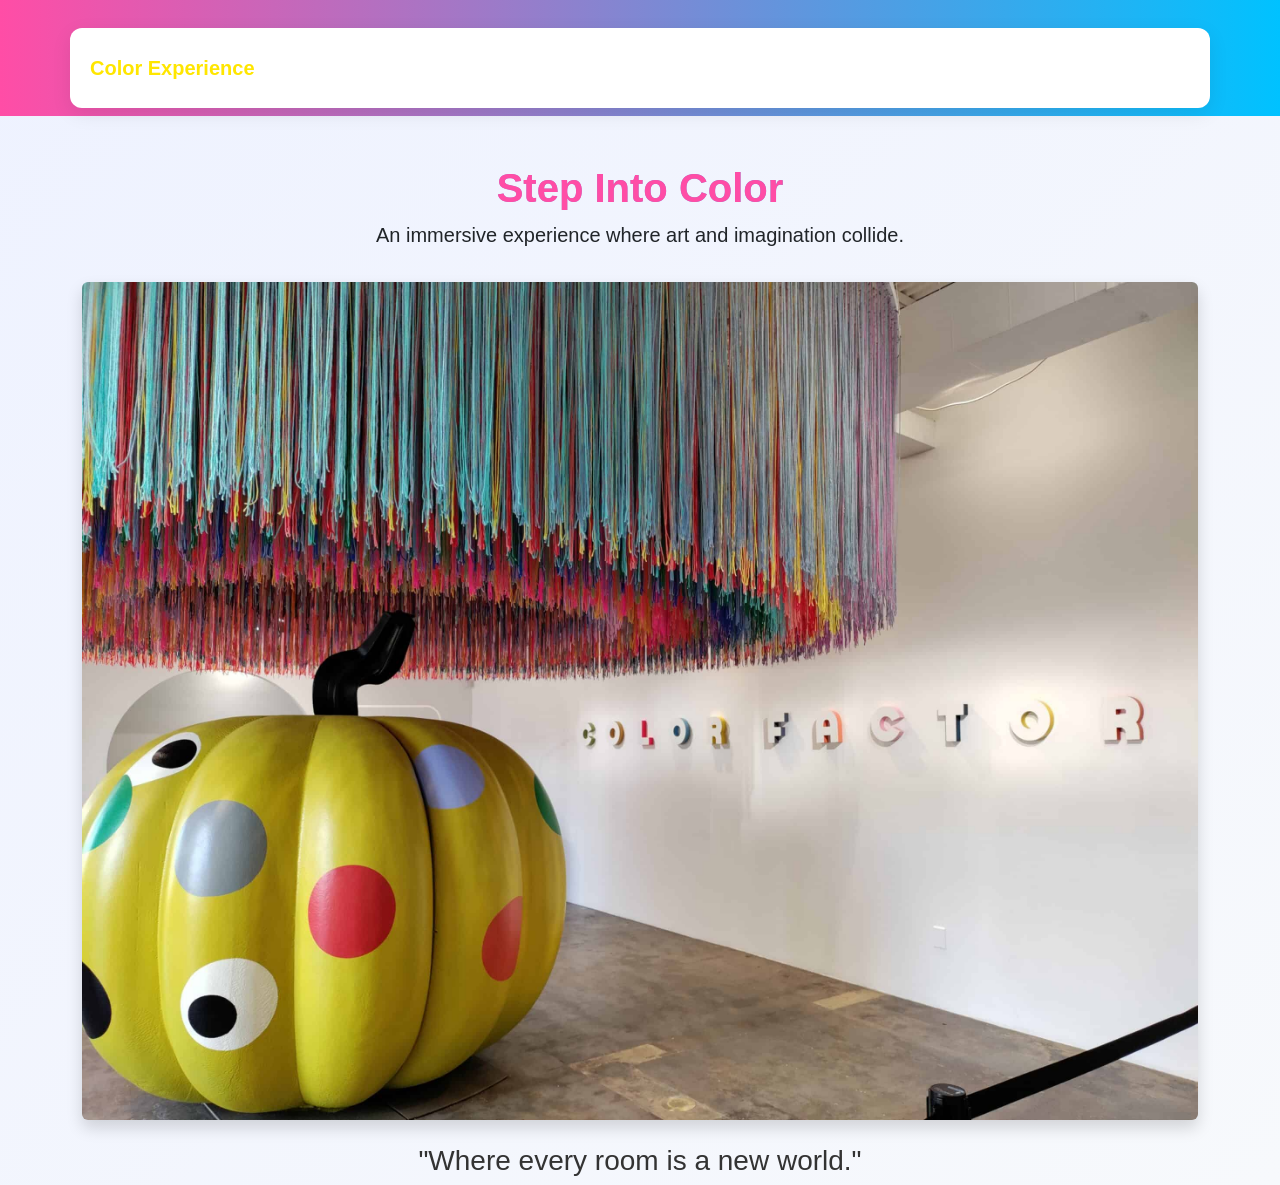
<file: index.html>
<!DOCTYPE html>
<html lang="en">
<head>
  <meta charset="UTF-8">
  <meta name="viewport" content="width=device-width, initial-scale=1">

  <title>Color Experience</title>

  <!-- Bootstrap CSS -->
  <link href="https://cdn.jsdelivr.net/npm/bootstrap@5.3.0/dist/css/bootstrap.min.css" rel="stylesheet">

  <!-- Custom CSS -->
  <link rel="stylesheet" href="style.css">
</head>

<body>

<!-- NAVBAR -->
<nav class="navbar navbar-expand-lg navbar-dark bg-dark">
  <div class="container content-box">
    <a class="navbar-brand" href="index.html">Color Experience</a>

    <button class="navbar-toggler" data-bs-toggle="collapse" data-bs-target="#navMenu">
      <span class="navbar-toggler-icon"></span>
    </button>

    <div class="collapse navbar-collapse" id="navMenu">
      <ul class="navbar-nav ms-auto">
        <li class="nav-item"><a class="nav-link active" href="index.html">Home</a></li>
        <li class="nav-item"><a class="nav-link" href="about.html">About</a></li>
        <li class="nav-item"><a class="nav-link" href="gallery.html">Gallery</a></li>
        <li class="nav-item"><a class="nav-link" href="visit.html">Visit</a></li>
      </ul>
    </div>
  </div>
</nav>

<div class="container text-center mt-5">
  <h1 style="background: linear-gradient(to right, #ff4da6, #00c2ff);
-webkit-background-clip: text;
color: transparent;">
  Step Into Color
</h1>
  <p class="lead">An immersive experience where art and imagination collide.</p>

  <img src="images/entrance.jpg" class="img-fluid rounded shadow mt-3">

  <h3 class="mt-4">"Where every room is a new world."</h3>
</div>

<script src="https://cdn.jsdelivr.net/npm/bootstrap@5.3.0/dist/js/bootstrap.bundle.min.js"></script>
</body>
</html>
</file>
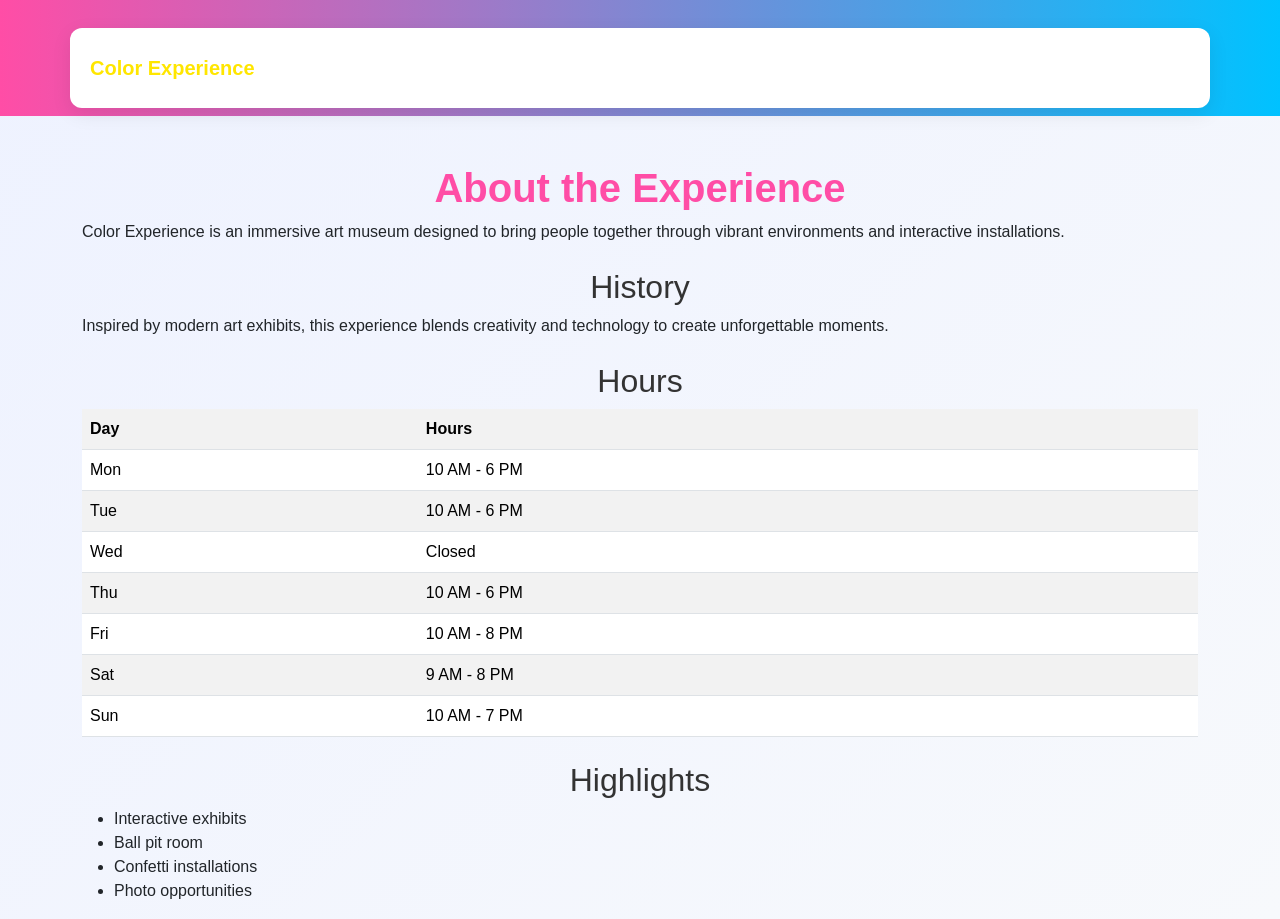
<file: about.html>
<!DOCTYPE html>
<html lang="en">
<head>
  <meta charset="UTF-8">
  <meta name="viewport" content="width=device-width, initial-scale=1">
  <title>About</title>

  <link href="https://cdn.jsdelivr.net/npm/bootstrap@5.3.0/dist/css/bootstrap.min.css" rel="stylesheet">
  <link rel="stylesheet" href="style.css">
</head>

<body>

<!-- NAVBAR (same as index) -->
<nav class="navbar navbar-expand-lg navbar-dark bg-dark">
  <div class="container content-box">
    <a class="navbar-brand" href="index.html">Color Experience</a>
    <button class="navbar-toggler" data-bs-toggle="collapse" data-bs-target="#navMenu">
      <span class="navbar-toggler-icon"></span>
    </button>

    <div class="collapse navbar-collapse" id="navMenu">
      <ul class="navbar-nav ms-auto">
        <li class="nav-item"><a class="nav-link" href="index.html">Home</a></li>
        <li class="nav-item"><a class="nav-link active" href="about.html">About</a></li>
        <li class="nav-item"><a class="nav-link" href="gallery.html">Gallery</a></li>
        <li class="nav-item"><a class="nav-link" href="visit.html">Visit</a></li>
      </ul>
    </div>
  </div>
</nav>

<!-- CONTENT -->
<div class="container mt-5">

  <h1>About the Experience</h1>

  <p>
    Color Experience is an immersive art museum designed to bring people together
    through vibrant environments and interactive installations.
  </p>

  <h2 class="mt-4">History</h2>
  <p>
    Inspired by modern art exhibits, this experience blends creativity and technology
    to create unforgettable moments.
  </p>

  <h2 class="mt-4">Hours</h2>

  <table class="table table-striped">
    <tr><th>Day</th><th>Hours</th></tr>
    <tr><td>Mon</td><td>10 AM - 6 PM</td></tr>
    <tr><td>Tue</td><td>10 AM - 6 PM</td></tr>
    <tr><td>Wed</td><td>Closed</td></tr>
    <tr><td>Thu</td><td>10 AM - 6 PM</td></tr>
    <tr><td>Fri</td><td>10 AM - 8 PM</td></tr>
    <tr><td>Sat</td><td>9 AM - 8 PM</td></tr>
    <tr><td>Sun</td><td>10 AM - 7 PM</td></tr>
  </table>

  <h2 class="mt-4">Highlights</h2>
  <ul>
    <li>Interactive exhibits</li>
    <li>Ball pit room</li>
    <li>Confetti installations</li>
    <li>Photo opportunities</li>
  </ul>

</div>

<script src="https://cdn.jsdelivr.net/npm/bootstrap@5.3.0/dist/js/bootstrap.bundle.min.js"></script>
</body>
</html>
</file>
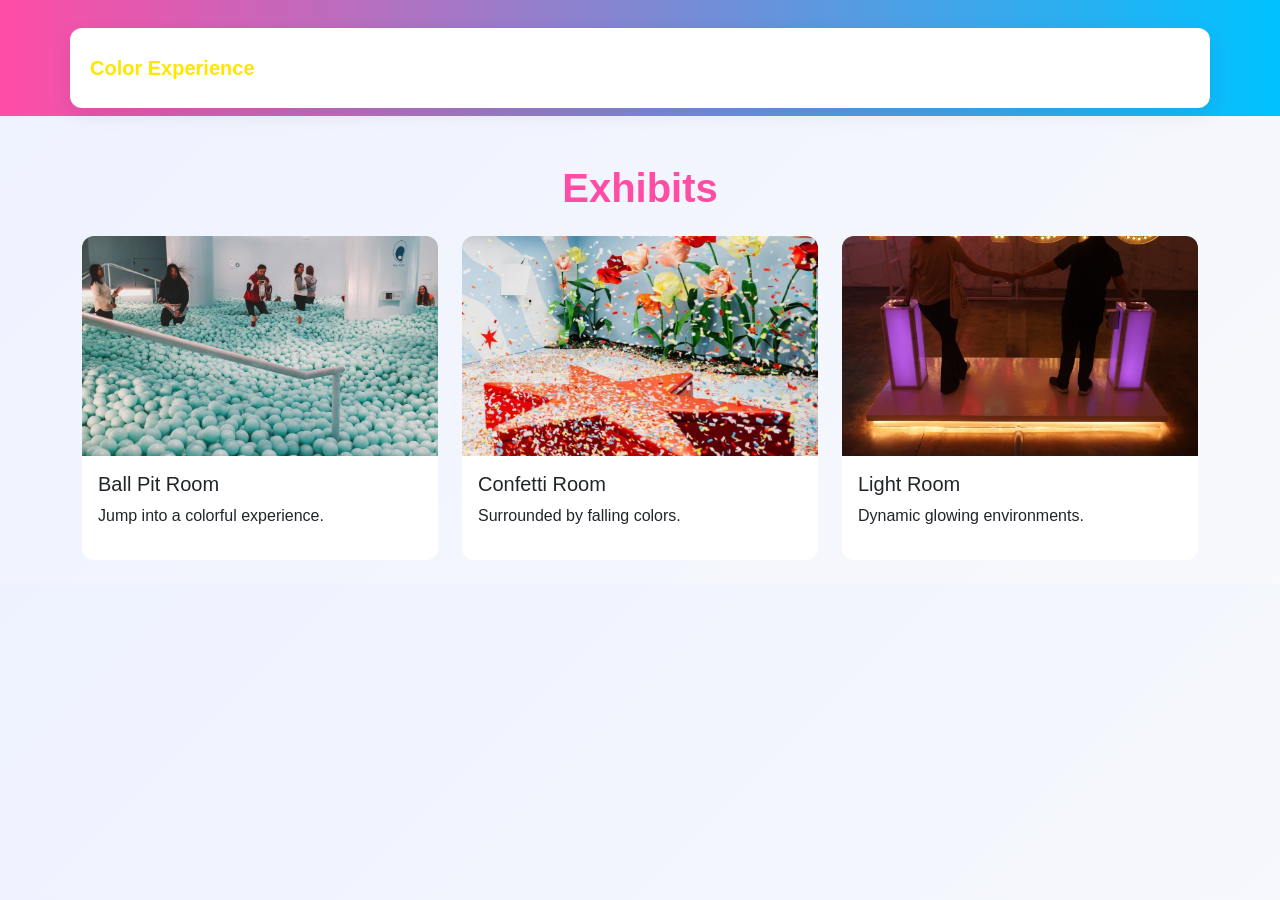
<file: gallery.html>
<!DOCTYPE html>
<html lang="en">
<head>
  <meta charset="UTF-8">
  <meta name="viewport" content="width=device-width, initial-scale=1">
  <title>Gallery</title>

  <link href="https://cdn.jsdelivr.net/npm/bootstrap@5.3.0/dist/css/bootstrap.min.css" rel="stylesheet">
  <link rel="stylesheet" href="style.css">
</head>

<body>

<!-- NAVBAR -->
<nav class="navbar navbar-expand-lg navbar-dark bg-dark">
  <div class="container content-box">
    <a class="navbar-brand" href="index.html">Color Experience</a>
    <button class="navbar-toggler" data-bs-toggle="collapse" data-bs-target="#navMenu">
      <span class="navbar-toggler-icon"></span>
    </button>

    <div class="collapse navbar-collapse" id="navMenu">
      <ul class="navbar-nav ms-auto">
        <li class="nav-item"><a class="nav-link" href="index.html">Home</a></li>
        <li class="nav-item"><a class="nav-link" href="about.html">About</a></li>
        <li class="nav-item"><a class="nav-link active" href="gallery.html">Gallery</a></li>
        <li class="nav-item"><a class="nav-link" href="visit.html">Visit</a></li>
      </ul>
    </div>
  </div>
</nav>

<!-- GALLERY -->
<div class="container mt-5">
  <h1 class="text-center mb-4">Exhibits</h1>

  <div class="row">

    <div class="col-md-4 mb-4">
      <div class="card">
        <img src="images/ballpit.jpg" class="card-img-top">
        <div class="card-body">
          <h5>Ball Pit Room</h5>
          <p>Jump into a colorful experience.</p>
        </div>
      </div>
    </div>

    <div class="col-md-4 mb-4">
      <div class="card">
        <img src="images/confetti.jpg" class="card-img-top">
        <div class="card-body">
          <h5>Confetti Room</h5>
          <p>Surrounded by falling colors.</p>
        </div>
      </div>
    </div>

    <div class="col-md-4 mb-4">
      <div class="card">
        <img src="images/lights.jpg" class="card-img-top">
        <div class="card-body">
          <h5>Light Room</h5>
          <p>Dynamic glowing environments.</p>
        </div>
      </div>
    </div>

  </div>
</div>

<script src="https://cdn.jsdelivr.net/npm/bootstrap@5.3.0/dist/js/bootstrap.bundle.min.js"></script>
</body>
</html>
</file>
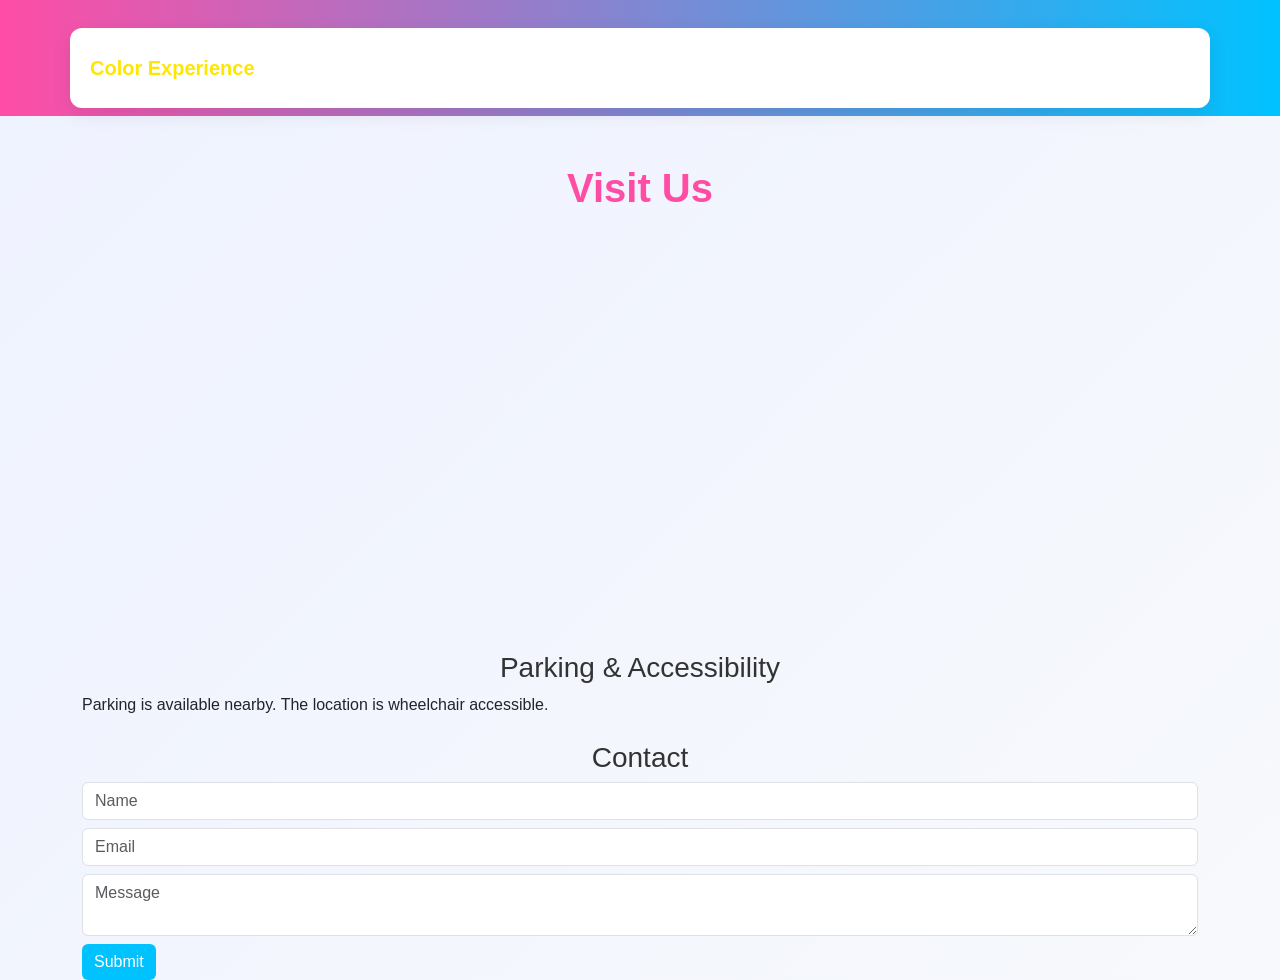
<file: visit.html>
<!DOCTYPE html>
<html lang="en">
<head>
  <meta charset="UTF-8">
  <meta name="viewport" content="width=device-width, initial-scale=1">
  <title>Visit</title>

  <link href="https://cdn.jsdelivr.net/npm/bootstrap@5.3.0/dist/css/bootstrap.min.css" rel="stylesheet">
  <link rel="stylesheet" href="style.css">
</head>

<body>

<!-- NAVBAR -->
<nav class="navbar navbar-expand-lg navbar-dark bg-dark">
  <div class="container content-box">
    <a class="navbar-brand" href="index.html">Color Experience</a>
    <button class="navbar-toggler" data-bs-toggle="collapse" data-bs-target="#navMenu">
      <span class="navbar-toggler-icon"></span>
    </button>

    <div class="collapse navbar-collapse" id="navMenu">
      <ul class="navbar-nav ms-auto">
        <li class="nav-item"><a class="nav-link" href="index.html">Home</a></li>
        <li class="nav-item"><a class="nav-link" href="about.html">About</a></li>
        <li class="nav-item"><a class="nav-link" href="gallery.html">Gallery</a></li>
        <li class="nav-item"><a class="nav-link active" href="visit.html">Visit</a></li>
      </ul>
    </div>
  </div>
</nav>

<div class="container mt-5">

  <h1>Visit Us</h1>

  <iframe 
    src="https://www.google.com/maps?q=Color+Factory+Houston&output=embed"
    width="100%" height="400">
  </iframe>

  <h3 class="mt-4">Parking & Accessibility</h3>
  <p>Parking is available nearby. The location is wheelchair accessible.</p>

  <h3 class="mt-4">Contact</h3>

  <form>
    <input class="form-control mb-2" placeholder="Name">
    <input class="form-control mb-2" type="email" placeholder="Email">
    <textarea class="form-control mb-2" placeholder="Message"></textarea>
    <button class="btn btn-primary">Submit</button>
  </form>

</div>

<script src="https://cdn.jsdelivr.net/npm/bootstrap@5.3.0/dist/js/bootstrap.bundle.min.js"></script>
</body>
</html>
</file>
<file: style.css>
/* =========================
   GLOBAL BACKGROUND
========================= */
body {
  background: linear-gradient(135deg, #eef2ff, #f7f9fc) !important;
  font-family: Arial, sans-serif;
  margin: 0;
  padding: 0;
}

/* =========================
   NAVBAR
========================= */
/* NAVBAR BACKGROUND */
.navbar {
  background: linear-gradient(90deg, #ff4da6, #00c2ff) !important;
}

/* NAV LINKS */
.navbar .nav-link {
  color: white !important;
}

/* BRAND (STRONG OVERRIDE) */
.navbar a.navbar-brand {
  color: #ffe600 !important; /* yellow */
  font-weight: 700;
}

/* =========================
   HEADINGS
========================= */
h1 {
  color: #ff4da6 !important;
  text-align: center;
  font-weight: 800;
}

h2, h3 {
  color: #333 !important;
  text-align: center;
}

/* =========================
   CONTENT SECTIONS (NOT FULL PAGE BOX)
========================= */
.content-box {
  background: white;
  padding: 20px;
  border-radius: 12px;
  margin-top: 20px;
  box-shadow: 0 6px 20px rgba(0,0,0,0.08);
}

/* =========================
   GALLERY CARDS
========================= */
.card {
  border: none;
  border-radius: 12px;
  overflow: hidden;
  transition: 0.3s ease;
}

.card:hover {
  transform: translateY(-5px);
  box-shadow: 0 12px 25px rgba(0,0,0,0.15);
}

.card img {
  height: 220px;
  object-fit: cover;
}

/* =========================
   BUTTONS
========================= */
.btn-primary {
  background: #00c2ff !important;
  border: none;
}

.btn-primary:hover {
  background: #0096c7 !important;
}
</file>
